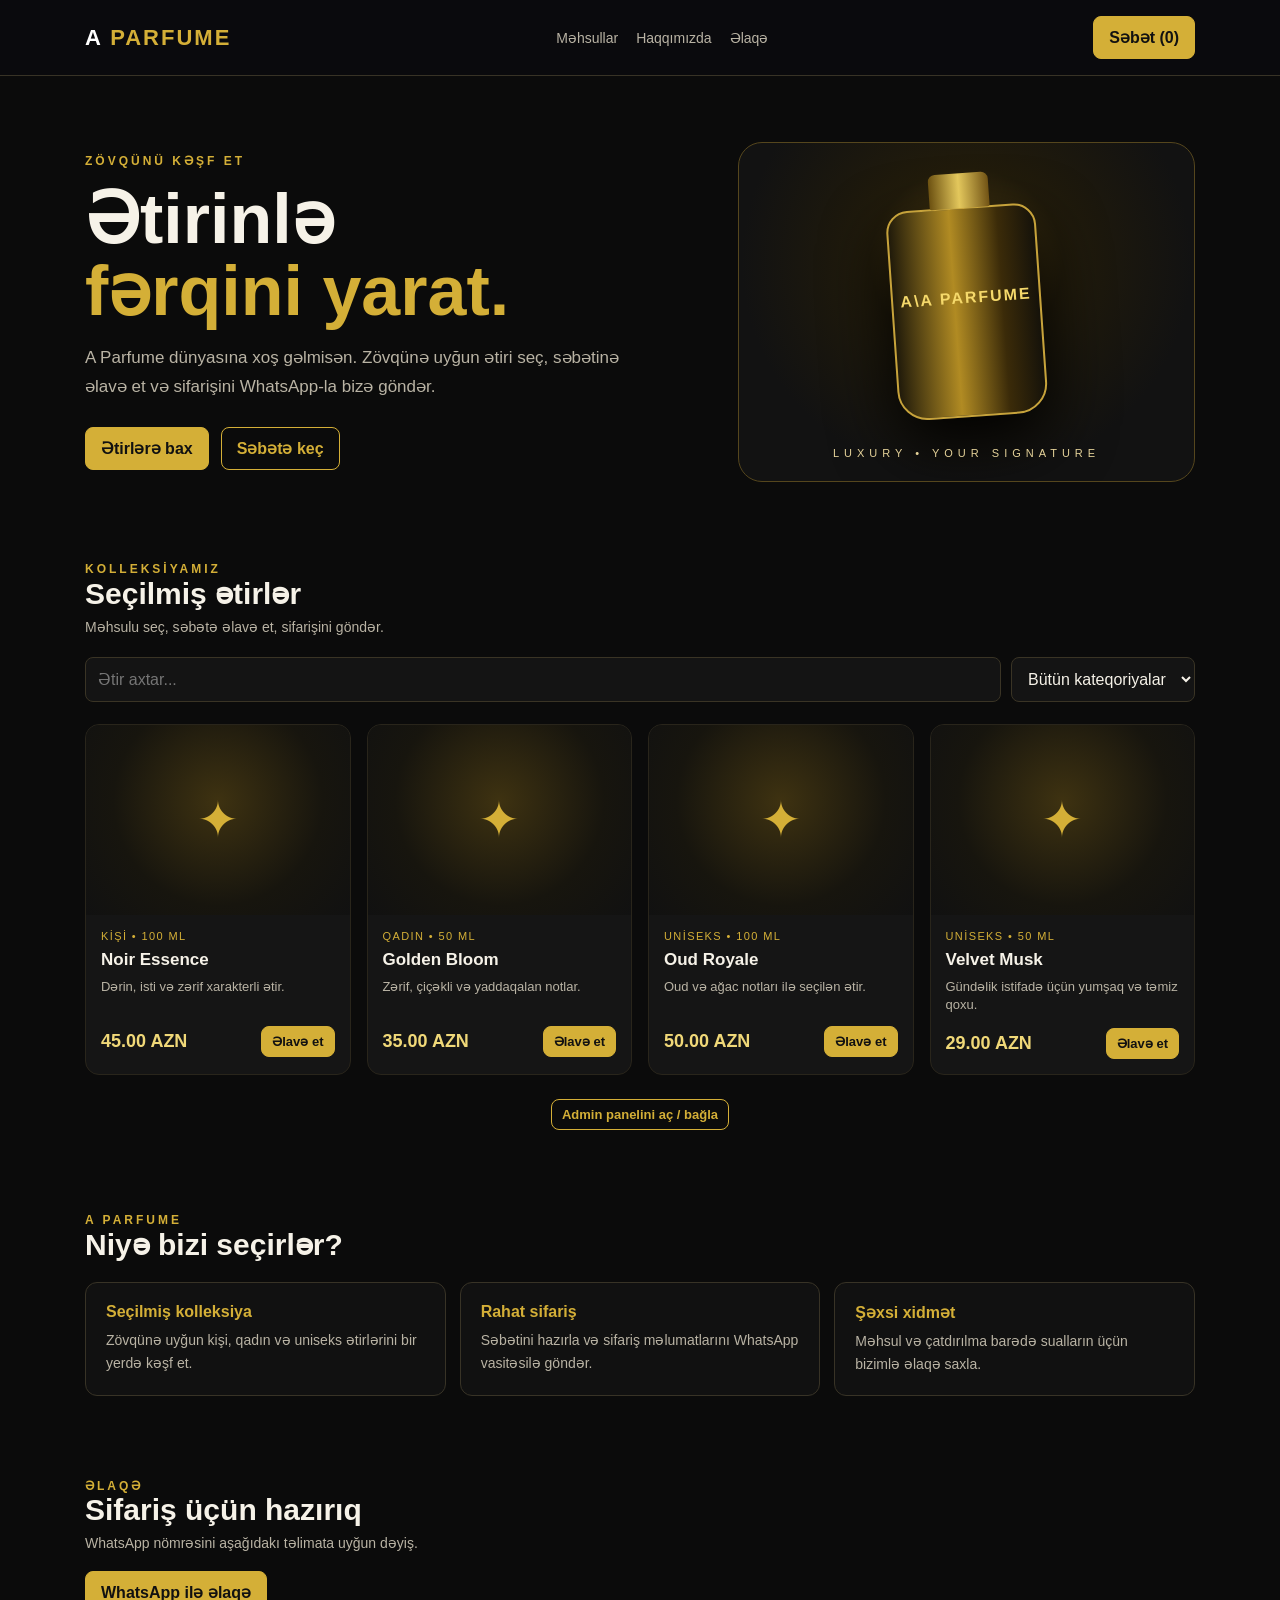
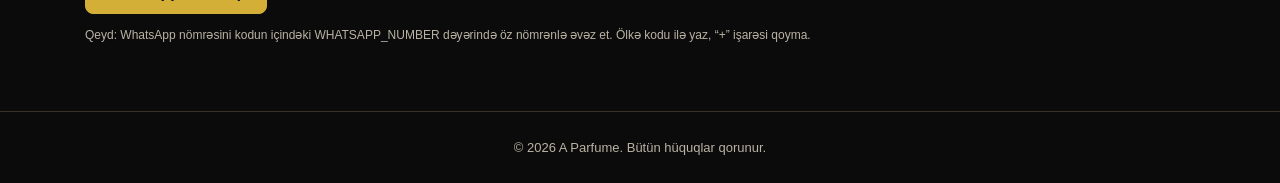
<file: index.html>
<!doctype html>
<html lang="az">
<head>
<meta charset="utf-8">
<meta name="viewport" content="width=device-width, initial-scale=1">
<title>A Parfume — Ətir dünyası</title>
<meta name="description" content="A Parfume — seçilmiş kişi, qadın və uniseks ətirləri. WhatsApp ilə sifariş et.">
<style>
:root{--bg:#0b0b0b;--panel:#151515;--gold:#d4af37;--gold2:#f0d878;--text:#f6f2e8;--muted:#b9b3a4;--line:#383326}
*{box-sizing:border-box}html{scroll-behavior:smooth}body{margin:0;background:var(--bg);color:var(--text);font-family:Arial,Helvetica,sans-serif}
a{color:inherit;text-decoration:none}button,input,select,textarea{font:inherit}
header{position:sticky;top:0;z-index:10;background:#0b0b0eeF;border-bottom:1px solid var(--line);backdrop-filter:blur(12px)}
.nav{max-width:1150px;margin:auto;padding:16px 20px;display:flex;align-items:center;gap:20px;justify-content:space-between}
.logo{font-size:22px;font-weight:800;letter-spacing:2px;color:var(--gold)}.logo span{color:#fff}
.navlinks{display:flex;gap:18px;color:var(--muted);font-size:14px}.navlinks a:hover{color:var(--gold)}
.cartbtn,.btn{border:1px solid var(--gold);background:var(--gold);color:#111;padding:11px 15px;border-radius:8px;font-weight:700;cursor:pointer}
.btn.secondary{background:transparent;color:var(--gold)}.btn.small{padding:7px 10px;font-size:13px}
.hero{max-width:1150px;margin:auto;padding:66px 20px 52px;display:grid;grid-template-columns:1.15fr .85fr;align-items:center;gap:35px}
.eyebrow{color:var(--gold);letter-spacing:3px;text-transform:uppercase;font-size:12px;font-weight:700}
h1{font-size:clamp(38px,6vw,70px);line-height:1.02;margin:16px 0}.hero p{color:var(--muted);font-size:17px;line-height:1.7;max-width:570px}
.hero-actions{display:flex;gap:12px;flex-wrap:wrap;margin-top:25px}
.hero-art{min-height:340px;border:1px solid #55461d;border-radius:24px;background:radial-gradient(ellipse at 50% 35%,#5d4814 0,#211b0b 30%,#121212 70%);display:flex;align-items:center;justify-content:center;position:relative;overflow:hidden}
.bottle{width:150px;height:210px;border:2px solid #c7a33b;border-radius:22px 22px 30px 30px;background:linear-gradient(90deg,#201a0a,#b18b23 42%,#3b2b09 75%,#15120a);box-shadow:0 25px 65px #000;position:relative;transform:rotate(-4deg)}
.bottle:before{content:"";position:absolute;width:60px;height:35px;left:43px;top:-36px;background:linear-gradient(90deg,#6c5111,#e3c75c,#715315);border-radius:7px 7px 2px 2px}
.bottle:after{content:"A\\A PARFUME";white-space:pre;position:absolute;left:0;right:0;top:75px;text-align:center;color:#f5d96b;font-size:16px;line-height:1.7;font-weight:800;letter-spacing:2px}
.art-label{position:absolute;bottom:22px;color:#e6d39a;letter-spacing:5px;font-size:11px}
.section{max-width:1150px;margin:auto;padding:28px 20px 55px}.sectionhead{display:flex;align-items:end;justify-content:space-between;gap:15px;margin-bottom:20px}
h2{font-size:30px;margin:0}.sub{color:var(--muted);margin-top:8px;font-size:14px}
.controls{display:flex;gap:10px;flex-wrap:wrap;margin:22px 0}.controls input,.controls select,.field{background:#141414;border:1px solid #3a3425;color:var(--text);border-radius:8px;padding:12px;outline:none}.controls input{flex:1;min-width:190px}
.grid{display:grid;grid-template-columns:repeat(4,minmax(0,1fr));gap:16px}
.card{background:var(--panel);border:1px solid #29251b;border-radius:14px;overflow:hidden;transition:.2s}.card:hover{transform:translateY(-3px);border-color:#8d742a}
.product-image{height:190px;background:radial-gradient(circle at 50% 40%,#3e3211,#17150e 60%,#111);display:flex;align-items:center;justify-content:center;color:var(--gold);font-size:50px}
.product-image img{width:100%;height:100%;object-fit:cover}.product-body{padding:15px}.category{color:var(--gold);font-size:11px;text-transform:uppercase;letter-spacing:1.4px}.product-body h3{margin:8px 0;font-size:17px}.desc{color:var(--muted);font-size:13px;min-height:34px;line-height:1.4}.price-row{display:flex;justify-content:space-between;align-items:center;margin-top:14px;gap:8px}.price{font-size:18px;color:var(--gold2);font-weight:800}
.info-grid{display:grid;grid-template-columns:repeat(3,1fr);gap:14px}.info{padding:20px;border:1px solid var(--line);border-radius:12px;background:#111}.info strong{display:block;color:var(--gold);margin-bottom:8px}.info p{color:var(--muted);font-size:14px;line-height:1.6;margin:0}
footer{border-top:1px solid var(--line);padding:28px 20px;color:var(--muted);text-align:center;font-size:13px}
.overlay{display:none;position:fixed;inset:0;background:#000b;z-index:20;justify-content:flex-end}.overlay.open{display:flex}.drawer{width:min(460px,100%);height:100%;overflow:auto;background:#111;padding:22px;border-left:1px solid var(--line)}
.drawerhead{display:flex;justify-content:space-between;align-items:center}.close{background:none;border:0;color:#fff;font-size:28px;cursor:pointer}.cartline{display:flex;justify-content:space-between;gap:10px;padding:14px 0;border-bottom:1px solid #333}.cartline small{display:block;color:var(--muted);margin-top:5px}.qty{display:flex;align-items:center;gap:8px}.qty button{background:#292313;color:var(--gold);border:1px solid var(--line);border-radius:5px;cursor:pointer}
.total{display:flex;justify-content:space-between;font-size:20px;font-weight:800;padding:18px 0;color:var(--gold)}
.formgrid{display:grid;gap:10px;margin:15px 0}.field{width:100%}textarea.field{min-height:75px}
.admin{display:none;border:1px solid var(--line);border-radius:12px;padding:18px;background:#111;margin-top:20px}.admin.open{display:block}.admin h3{margin-top:0}.adminrow{display:grid;grid-template-columns:1fr 1fr;gap:10px}
.notice{color:var(--muted);font-size:12px;line-height:1.5;margin-top:12px}
.empty{padding:40px;text-align:center;color:var(--muted);border:1px dashed #514526;border-radius:12px;grid-column:1/-1}
@media(max-width:850px){.hero{grid-template-columns:1fr;padding-top:42px}.hero-art{min-height:270px}.grid{grid-template-columns:repeat(2,minmax(0,1fr))}.navlinks{display:none}}
@media(max-width:480px){.grid{grid-template-columns:1fr 1fr;gap:10px}.product-image{height:145px}.product-body{padding:11px}.product-body h3{font-size:15px}.price{font-size:16px}.btn{padding:10px 11px}.info-grid{grid-template-columns:1fr}.sectionhead{display:block}}
</style>
</head>
<body>
<header><nav class="nav">
<a class="logo" href="#"><span>A</span> PARFUME</a>
<div class="navlinks"><a href="#products">Məhsullar</a><a href="#about">Haqqımızda</a><a href="#contact">Əlaqə</a></div>
<button class="cartbtn" onclick="openCart()">Səbət (<span id="cartCount">0</span>)</button>
</nav></header>
<main>
<section class="hero">
<div><div class="eyebrow">Zövqünü kəşf et</div><h1>Ətirinlə<br><span style="color:var(--gold)">fərqini yarat.</span></h1>
<p>A Parfume dünyasına xoş gəlmisən. Zövqünə uyğun ətiri seç, səbətinə əlavə et və sifarişini WhatsApp-la bizə göndər.</p>
<div class="hero-actions"><a class="btn" href="#products">Ətirlərə bax</a><button class="btn secondary" onclick="openCart()">Səbətə keç</button></div></div>
<div class="hero-art" aria-label="A Parfume qızılı ətir dizaynı"><div class="bottle"></div><div class="art-label">LUXURY • YOUR SIGNATURE</div></div>
</section>
<section class="section" id="products">
<div class="sectionhead"><div><div class="eyebrow">Kolleksiyamız</div><h2>Seçilmiş ətirlər</h2><div class="sub">Məhsulu seç, səbətə əlavə et, sifarişini göndər.</div></div></div>
<div class="controls"><input id="search" placeholder="Ətir axtar..." oninput="renderProducts()"><select id="category" onchange="renderProducts()"><option value="Hamısı">Bütün kateqoriyalar</option><option>Kişi</option><option>Qadın</option><option>Uniseks</option></select></div>
<div id="productsGrid" class="grid"></div>
<div class="admin" id="adminPanel">
<h3>Admin paneli — məhsul əlavə et</h3>
<p class="notice">Bu başlanğıc versiyada dəyişikliklər yalnız bu brauzerdə saxlanılır. Hamıya görünən təhlükəsiz idarəetmə paneli üçün sonradan server və giriş sistemi qoşulmalıdır.</p>
<div class="formgrid">
<input class="field" id="pName" placeholder="Məhsulun adı">
<div class="adminrow"><input class="field" id="pPrice" type="number" min="0" step="0.01" placeholder="Qiymət (AZN)"><select class="field" id="pCategory"><option>Kişi</option><option>Qadın</option><option>Uniseks</option></select></div>
<input class="field" id="pVolume" placeholder="Həcm (məs. 100 ml)">
<input class="field" id="pImage" placeholder="Şəkil linki (istəyə görə)">
<textarea class="field" id="pDesc" placeholder="Qısa təsvir"></textarea>
<button class="btn" onclick="addProduct()">Məhsulu əlavə et</button>
</div></div>
<div style="text-align:center;margin-top:24px"><button class="btn secondary small" onclick="toggleAdmin()">Admin panelini aç / bağla</button></div>
</section>
<section class="section" id="about"><div class="sectionhead"><div><div class="eyebrow">A Parfume</div><h2>Niyə bizi seçirlər?</h2></div></div>
<div class="info-grid"><div class="info"><strong>Seçilmiş kolleksiya</strong><p>Zövqünə uyğun kişi, qadın və uniseks ətirlərini bir yerdə kəşf et.</p></div><div class="info"><strong>Rahat sifariş</strong><p>Səbətini hazırla və sifariş məlumatlarını WhatsApp vasitəsilə göndər.</p></div><div class="info"><strong>Şəxsi xidmət</strong><p>Məhsul və çatdırılma barədə sualların üçün bizimlə əlaqə saxla.</p></div></div>
</section>
<section class="section" id="contact"><div class="sectionhead"><div><div class="eyebrow">Əlaqə</div><h2>Sifariş üçün hazırıq</h2><div class="sub">WhatsApp nömrəsini aşağıdakı təlimata uyğun dəyiş.</div></div></div><button class="btn" onclick="contactWhatsApp()">WhatsApp ilə əlaqə</button><p class="notice">Qeyd: WhatsApp nömrəsini kodun içindəki WHATSAPP_NUMBER dəyərində öz nömrənlə əvəz et. Ölkə kodu ilə yaz, “+” işarəsi qoyma.</p></section>
</main>
<footer>© <span id="year"></span> A Parfume. Bütün hüquqlar qorunur.</footer>
<div class="overlay" id="cartOverlay" onclick="if(event.target===this)closeCart()"><aside class="drawer">
<div class="drawerhead"><h2>Səbətim</h2><button class="close" onclick="closeCart()">×</button></div>
<div id="cartItems"></div><div class="total"><span>Cəmi</span><span id="cartTotal">0.00 AZN</span></div>
<h3>Sifariş məlumatları</h3><div class="formgrid"><input class="field" id="customerName" placeholder="Ad və soyad"><input class="field" id="customerPhone" placeholder="Telefon nömrəsi"><textarea class="field" id="customerAddress" placeholder="Çatdırılma ünvanı / qeyd"></textarea><button class="btn" onclick="checkoutWhatsApp()">WhatsApp-la sifariş et</button></div>
<p class="notice">Sifariş göndərilməzdən əvvəl WhatsApp açılacaq və məlumatları yoxlaya biləcəksən.</p>
</aside></div>
<script>
const WHATSAPP_NUMBER = "994XXXXXXXXX"; // Buraya öz WhatsApp nömrəni yaz: məsələn 994501234567
const defaultProducts = [
{id:1,name:"Noir Essence",category:"Kişi",volume:"100 ml",price:45,desc:"Dərin, isti və zərif xarakterli ətir.",image:""},
{id:2,name:"Golden Bloom",category:"Qadın",volume:"50 ml",price:35,desc:"Zərif, çiçəkli və yaddaqalan notlar.",image:""},
{id:3,name:"Oud Royale",category:"Uniseks",volume:"100 ml",price:50,desc:"Oud və ağac notları ilə seçilən ətir.",image:""},
{id:4,name:"Velvet Musk",category:"Uniseks",volume:"50 ml",price:29,desc:"Gündəlik istifadə üçün yumşaq və təmiz qoxu.",image:""}
];
let products = JSON.parse(localStorage.getItem("aparfume_products") || "null") || defaultProducts;
let cart = JSON.parse(sessionStorage.getItem("aparfume_cart") || "{}");
function saveProducts(){localStorage.setItem("aparfume_products",JSON.stringify(products))}
function saveCart(){sessionStorage.setItem("aparfume_cart",JSON.stringify(cart))}
function money(n){return Number(n).toFixed(2)+" AZN"}
function renderProducts(){
 const q=document.getElementById("search").value.toLowerCase().trim(),cat=document.getElementById("category").value;
 const list=products.filter(p=>(cat==="Hamısı"||p.category===cat)&&(`${p.name} ${p.desc} ${p.category}`.toLowerCase().includes(q)));
 const grid=document.getElementById("productsGrid");
 if(!list.length){grid.innerHTML='<div class="empty">Axtarışa uyğun məhsul tapılmadı.</div>';return}
 grid.innerHTML=list.map(p=>`<article class="card"><div class="product-image">${p.image?`<img src="${escapeAttr(p.image)}" alt="${escapeAttr(p.name)}">`:"✦"}</div><div class="product-body"><div class="category">${escapeHtml(p.category)} • ${escapeHtml(p.volume||"")}</div><h3>${escapeHtml(p.name)}</h3><div class="desc">${escapeHtml(p.desc||"")}</div><div class="price-row"><span class="price">${money(p.price)}</span><button class="btn small" onclick="addToCart(${p.id})">Əlavə et</button></div></div></article>`).join("");
}
function escapeHtml(s){return String(s??"").replace(/[&<>"']/g,c=>({"&":"&amp;","<":"&lt;",">":"&gt;",'"':"&quot;","'":"&#39;"}[c]))}
function escapeAttr(s){return escapeHtml(s)}
function addToCart(id){cart[id]=(cart[id]||0)+1;saveCart();renderCart();document.getElementById("cartCount").textContent=Object.values(cart).reduce((a,b)=>a+b,0)}
function changeQty(id,d){cart[id]=(cart[id]||0)+d;if(cart[id]<=0)delete cart[id];saveCart();renderCart();document.getElementById("cartCount").textContent=Object.values(cart).reduce((a,b)=>a+b,0)}
function renderCart(){
 const box=document.getElementById("cartItems");let total=0;
 const entries=Object.entries(cart).filter(([id,qty])=>qty>0);
 if(!entries.length)box.innerHTML='<div class="empty">Səbət hələ boşdur.</div>';
 else box.innerHTML=entries.map(([id,qty])=>{const p=products.find(x=>x.id===Number(id));if(!p)return "";total+=p.price*qty;return `<div class="cartline"><div><strong>${escapeHtml(p.name)}</strong><small>${money(p.price)} × ${qty}</small></div><div class="qty"><button onclick="changeQty(${p.id},-1)">−</button><span>${qty}</span><button onclick="changeQty(${p.id},1)">+</button></div></div>`}).join("");
 document.getElementById("cartTotal").textContent=money(total);
}
function openCart(){document.getElementById("cartOverlay").classList.add("open");renderCart()}
function closeCart(){document.getElementById("cartOverlay").classList.remove("open")}
function waOpen(text){
 if(WHATSAPP_NUMBER.includes("X")){alert("Əvvəlcə sayt faylında WHATSAPP_NUMBER sətrinə öz WhatsApp nömrəni yaz (994 ilə başlasın).");return}
 window.open("https://wa.me/"+WHATSAPP_NUMBER+"?text="+encodeURIComponent(text),"_blank","noopener");
}
function checkoutWhatsApp(){
 const entries=Object.entries(cart).filter(([id,qty])=>qty>0);if(!entries.length){alert("Səbət boşdur.");return}
 const name=document.getElementById("customerName").value.trim(),phone=document.getElementById("customerPhone").value.trim(),address=document.getElementById("customerAddress").value.trim();
 if(!name||!phone){alert("Zəhmət olmasa adınızı və telefon nömrənizi yazın.");return}
 let total=0,lines=entries.map(([id,qty])=>{const p=products.find(x=>x.id===Number(id));if(!p)return "";total+=p.price*qty;return `• ${p.name} (${p.volume||""}) — ${qty} x ${money(p.price)}`}).filter(Boolean);
 const msg=`A PARFUME — YENİ SİFARİŞ%0A`.replace("%0A","\n")+`\nMüştəri: ${name}\nTelefon: ${phone}\nÜnvan/Qeyd: ${address||"Qeyd yoxdur"}\n\nMəhsullar:\n${lines.join("\n")}\n\nYEKUN: ${money(total)}`;
 waOpen(msg);
}
function contactWhatsApp(){waOpen("Salam! A Parfume mağazası ilə bağlı məlumat almaq istəyirəm.")}
function toggleAdmin(){document.getElementById("adminPanel").classList.toggle("open")}
function addProduct(){
 const name=document.getElementById("pName").value.trim(),price=Number(document.getElementById("pPrice").value),category=document.getElementById("pCategory").value,volume=document.getElementById("pVolume").value.trim(),image=document.getElementById("pImage").value.trim(),desc=document.getElementById("pDesc").value.trim();
 if(!name||!Number.isFinite(price)||price<=0){alert("Məhsul adı və düzgün qiymət yaz.");return}
 products.push({id:Date.now(),name,price,category,volume,desc,image});saveProducts();renderProducts();
 ["pName","pPrice","pVolume","pImage","pDesc"].forEach(id=>document.getElementById(id).value="");
 alert("Məhsul bu brauzerdə əlavə olundu.");
}
document.getElementById("year").textContent=new Date().getFullYear();
renderProducts();renderCart();document.getElementById("cartCount").textContent=Object.values(cart).reduce((a,b)=>a+b,0);
</script>
</body>
</html>
</file>
